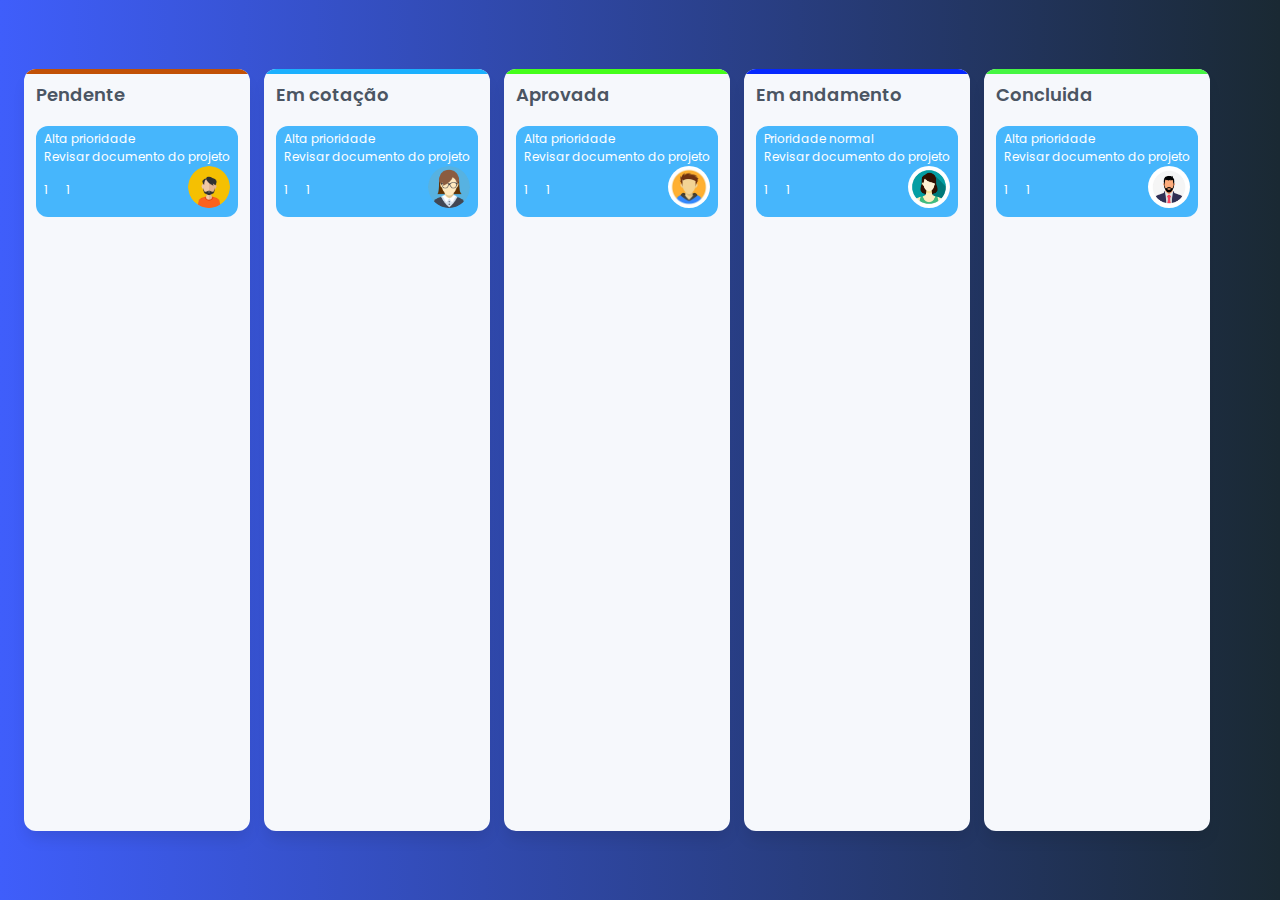
<file: #day2/SRC/index.html>
<!DOCTYPE html>
<html lang="pt-br">

<head>
    <meta charset="UTF-8">
    <meta name="viewport" content="width=device-width, initial-scale=1.0">
    <link rel="stylesheet" href="CSS/style.css">
    <link rel="stylesheet" href="https://cdnjs.cloudflare.com/ajax/libs/font-awesome/6.6.0/css/all.min.css"
        integrity="sha512-Kc323vGBEqzTmouAECnVceyQqyqdsSiqLQISBL29aUW4U/M7pSPA/gEUZQqv1cwx4OnYxTxve5UMg5GT6L4JJg=="
        crossorigin="anonymous" referrerpolicy="no-referrer" />
    <script src="javascript/script.js"></script>

    <title>Kanban</title>
</head>

<body>
    <main class="kanban">
        <!--Coluna1/column1-->
        <div class="kanban-column" data-id="1">
            <div class="kanban-title">
                <h2>
                    Pendente
                </h2>
                <button class="add-card">
                    <i class="fa-solid fa-plus"></i>
                </button>
            </div>
            <div class="kanban-cards">
                <div class="kankan-card">
                    <div class="badge high">
                        <span>
                            Alta prioridade
                        </span>
                        <p class="card-title">
                            Revisar documento do projeto
                        </p>
                        <div class="card-infos">
                            <div class="card-icons">
                                <p>
                                    <i class="fa-regular fa-comment"></i>
                                    1
                                </p>

                                <p>
                                    <i class="fa-solid fa-paperclip"></i>
                                    1
                                </p>
                            </div>

                            <div class="user">
                                <img src="img/img1.png" alt="Avatar1">
                            </div>
                        </div>
                    </div>
                </div>
            </div>
        </div>

        <!--Coluna2/column2-->
        <div class="kanban-column" data-id="2">
            <div class="kanban-title">
                <h2>
                    Em cotação
                </h2>
                <button class="add-card">
                    <i class="fa-solid fa-plus"></i>
                </button>
            </div>
            <div class="kanban-cards">
                <div class="kankan-card">
                    <div class="badge medium">
                        <span>
                            Alta prioridade
                        </span>
                        <p class="card-title">
                            Revisar documento do projeto
                        </p>
                        <div class="card-infos">
                            <div class="card-icons">
                                <p>
                                    <i class="fa-regular fa-comment"></i>
                                    1
                                </p>

                                <p>
                                    <i class="fa-solid fa-paperclip"></i>
                                    1
                                </p>
                            </div>

                            <div class="user">
                                <img src="img/img2.png" alt="Avatar2">
                            </div>
                        </div>
                    </div>
                </div>
            </div>
        </div>

        <!--Coluna3/column3-->
        <div class="kanban-column" data-id="3">
            <div class="kanban-title">
                <h2>
                    Aprovada
                </h2>
                <button class="add-card">
                    <i class="fa-solid fa-plus"></i>
                </button>
            </div>
            <div class="kanban-cards">
                <div class="kankan-card">
                    <div class="badge high">
                        <span>
                            Alta prioridade
                        </span>
                        <p class="card-title">
                            Revisar documento do projeto
                        </p>
                        <div class="card-infos">
                            <div class="card-icons">
                                <p>
                                    <i class="fa-regular fa-comment"></i>
                                    1
                                </p>

                                <p>
                                    <i class="fa-solid fa-paperclip"></i>
                                    1
                                </p>
                            </div>

                            <div class="user">
                                <img src="img/img3.jpg" alt="Avatar2">
                            </div>
                        </div>
                    </div>
                </div>
            </div>
        </div>

        <!--Coluna4/column4-->
        <div class="kanban-column" data-id="4">
            <div class="kanban-title">
                <h2>
                    Em andamento
                </h2>
                <button class="add-card">
                    <i class="fa-solid fa-plus"></i>
                </button>
            </div>
            <div class="kanban-cards">
                <div class="kankan-card">
                    <div class="badge low">
                        <span>
                            Prioridade normal
                        </span>
                        <p class="card-title">
                            Revisar documento do projeto
                        </p>
                        <div class="card-infos">
                            <div class="card-icons">
                                <p>
                                    <i class="fa-regular fa-comment"></i>
                                    1
                                </p>

                                <p>
                                    <i class="fa-solid fa-paperclip"></i>
                                    1
                                </p>
                            </div>

                            <div class="user">
                                <img src="img/img4.jpg" alt="Avatar2">
                            </div>
                        </div>
                    </div>
                </div>
            </div>
        </div>

        <!--Coluna5/column5-->
        <div class="kanban-column" data-id="5">
            <div class="kanban-title">
                <h2>
                    Concluida
                </h2>
                <button class="add-card">
                    <i class="fa-solid fa-plus"></i>
                </button>
            </div>
            <div class="kanban-cards">
                <div class="kankan-card">
                    <div class="badge high">
                        <span>
                            Alta prioridade
                        </span>
                        <p class="card-title">
                            Revisar documento do projeto
                        </p>
                        <div class="card-infos">
                            <div class="card-icons">
                                <p>
                                    <i class="fa-regular fa-comment"></i>
                                    1
                                </p>

                                <p>
                                    <i class="fa-solid fa-paperclip"></i>
                                    1
                                </p>
                            </div>

                            <div class="user">
                                <img src="img/img5.jpg" alt="Avatar2">
                            </div>
                        </div>
                    </div>
                </div>
            </div>
        </div>
    </main>
    <script src="javascript/script.js"></script>
</body>

</html>
</file>
<file: #day2/SRC/CSS/style.css>
@import url('https://fonts.googleapis.com/css2?family=Poppins:ital,wght@0,100;0,200;0,300;0,400;0,500;0,600;0,700;0,800;0,900;1,100;1,200;1,300;1,400;1,500;1,600;1,700;1,800;1,900&family=Roboto:ital,wght@0,100;0,300;0,400;0,500;0,700;0,900;1,100;1,300;1,400;1,500;1,700;1,900&display=swap');

* {
    font-family: 'Poppins', sans-serif;
    margin: 0;
    padding: 0;
    box-sizing: border-box;
}

body {
    min-height: 100vh;
    display: flex;
    justify-content: center;
    align-items: center;
    background: linear-gradient(90deg, #3f5efb, #1a2933);
}

.kanban {
    display: flex;
    gap: 14px;
    padding: 24px;
    width: 100%;
    height: 90vh;
    overflow-x: auto;
}

.kanban-column {
    display: flex;
    flex-direction: column;
    gap: 18px;
    height: 100%;
    overflow-y: auto;
    background-color: #f6f8fc;
    border-radius: 12px;
    box-shadow: 0px 10px 15px -3px rgba(0, 0, 0, 0.1);
    padding: 12px;
    overflow: hidden;
    position: relative;
}

.kanban-column::after {
    position: absolute;
    content: '';
    height: 5px;
    width: 100%;
    top: 0;
    left: 0;
}

.kanban-column[data-id="1"]::after {
    background-color: #c25106;
}

.kanban-column[data-id="2"]::after {
    background-color: #1bb0fe;
}

.kanban-column[data-id="3"]::after {
    background-color: #45fe1b;
}

.kanban-column[data-id="4"]::after {
    background-color: #0628fe;
}

.kanban-column[data-id="5"]::after {
    background-color: #46f643;
}

.kanban-title {
    display: flex;
    justify-content: space-between;
}

.kanban-title h2 {
    font-size: 18px;
    color: #4b5563;
    font-weight: 600;
}

.add-card {
    color: #4b5563;
    font-size: 20px;
    background-color: transparent;
    cursor: pointer;
    border: none;
}

.kanban-cards {
    display: flex;
    flex-direction: column;
    gap: 8px;
    height: 100%;
    overflow-y: auto;
    overflow-x: hidden;
}

.kanban-card {
    display: flex;
    flex-direction: column;
    gap: 8px;
    background-color: #ffffff;
    border-radius: 14px;
    padding: 10px;
    box-shadow: 0px 5px 5px -3px rgba(0, 0, 0, 0.1);
    cursor: pointer;
}

.badge {
    color: #ffffff;
    background-color: #3f5efb;
    width: fit-content;
    font-size: 12px;
    padding: 4px 8px;
    border-radius: 12px;
}

.badge.high {
    background-color: #46b6fc;
}

.badge.medium {
    background-color: #46b6fc;
}

.badge.low {
    background-color: #46b6fc;
}

.card-infos {
    display: flex;
    justify-content: space-between;
    align-items: center;
}

.card-icons {
    display: flex;
    gap: 18px;
}

.card-icons i {
    color: #a8a8aa;
}

.user img {
    width: 42px;
    height: 42px;
    border-radius: 100%;
    object-fit: cover;
}

.dragging {
    opacity: 0.5;
}

.cards-hover {
    background-color: #eaeffa;
    border-radius: 8px;
}

*::-webkit-scrollbar {
    width: 8px;
}

*::-webkit-scrollbar-track {
    background-color: #eaeffa;
    border-radius: 8px;
}

*::-webkit-scrollbar-thumb {
    background-color: #3f5efb;
    border-radius: 20px;
}
</file>
